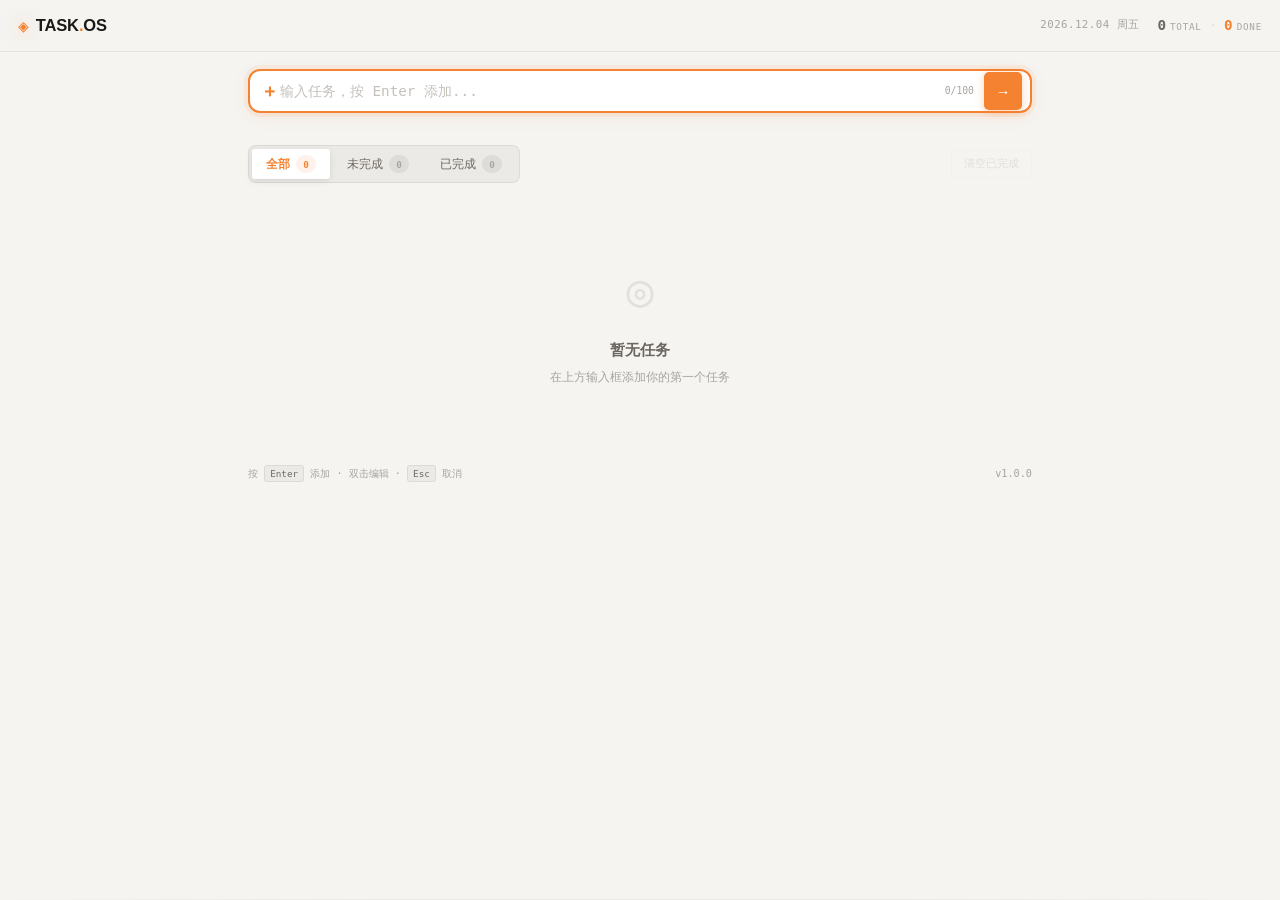
<file: TodoList任务管理系统/index.html>
<!DOCTYPE html>
<html lang="zh-CN">
<head>
  <meta charset="UTF-8" />
  <meta name="viewport" content="width=device-width, initial-scale=1.0" />
  <title>TASK.OS — 任务管理</title>
  <!-- <link rel="preconnect" href="https://fonts.googleapis.com" />
  <link rel="preconnect" href="https://fonts.gstatic.com" crossorigin />
  <link href="https://fonts.googleapis.com/css2?family=Geist+Mono:wght@300;400;500;600;700&family=Syne:wght@400;600;700;800&display=swap" rel="stylesheet" /> -->
  <link rel="stylesheet" href="style.css" />

</head>
<body>

  <!-- 背景装饰线 -->
  <div class="bg-deco"></div>

  <!-- 撒花容器 -->
  <div class="confetti-container" id="confettiContainer"></div>

  <!-- 顶栏 -->
  <header class="topbar">
    <div class="topbar-brand">
      <span class="brand-icon">◈</span>
      <span class="brand-title">TASK<span class="brand-dot">.</span>OS</span>
    </div>
    <div class="topbar-right">
      <span class="meta-date" id="currentDate"></span>
      <!-- 进度条 -->
      <div class="progress-wrap" id="progressWrap" style="display:none">
        <div class="progress-bar">
          <div class="progress-fill" id="progressFill" style="width:0%"></div>
        </div>
        <span class="progress-text" id="progressText"><span>0</span>%</span>
      </div>
      <div class="meta-stats">
        <span class="stat-item">
          <span class="stat-num" id="statTotal">0</span>
          <span class="stat-label">TOTAL</span>
        </span>
        <span class="stat-divider">·</span>
        <span class="stat-item">
          <span class="stat-num stat-num--done" id="statDone">0</span>
          <span class="stat-label">DONE</span>
        </span>
      </div>
    </div>
  </header>

  <!-- 主内容 -->
  <div class="app-container">

    <!-- 输入区 -->
    <div class="input-section">
      <div class="input-row">
        <div class="input-wrapper" id="inputWrapper">
          <span class="input-prefix">+</span>
          <input
            type="text"
            id="taskInput"
            class="task-input"
            placeholder="输入任务，按 Enter 添加..."
            maxlength="100"
            autocomplete="off"
          />
          <span class="input-counter" id="inputCounter">0/100</span>
          <button class="add-btn" id="addBtn" title="添加任务">
            <span class="add-btn-icon">→</span>
          </button>
        </div>
      </div>
      <div class="input-error" id="inputError"></div>
    </div>

    <!-- 筛选栏 -->
    <div class="filter-row">
      <div class="filter-tabs">
        <button class="filter-tab filter-tab--active" data-filter="all">
          <span class="tab-label">全部</span>
          <span class="tab-count" id="countAll">0</span>
        </button>
        <button class="filter-tab" data-filter="active">
          <span class="tab-label">未完成</span>
          <span class="tab-count" id="countActive">0</span>
        </button>
        <button class="filter-tab" data-filter="completed">
          <span class="tab-label">已完成</span>
          <span class="tab-count" id="countCompleted">0</span>
        </button>
      </div>
      <button class="clear-btn" id="clearCompletedBtn" title="清除已完成">
        <span>清空已完成</span>
      </button>
    </div>

    <!-- 任务列表 -->
    <ul class="task-list" id="taskList"></ul>

    <!-- 空状态 -->
    <div class="empty-state" id="emptyState">
      <div class="empty-icon">◎</div>
      <p class="empty-title">暂无任务</p>
      <p class="empty-sub">在上方输入框添加你的第一个任务</p>
    </div>

    <!-- 底部提示 -->
    <div class="footer-tip">
      <span>按 <kbd>Enter</kbd> 添加 · 双击编辑 · <kbd>Esc</kbd> 取消</span>
      <span>v1.0.0</span>
    </div>

  </div>

  <!-- Toast -->
  <div class="toast-container" id="toastContainer"></div>

  <script src="storage.js?v=2026040103"></script>
  <script src="task.js?v=2026040103"></script>
  <script src="ui.js?v=2026040103"></script>
  <script src="app.js?v=2026040103"></script>
</body>
</html>
</file>
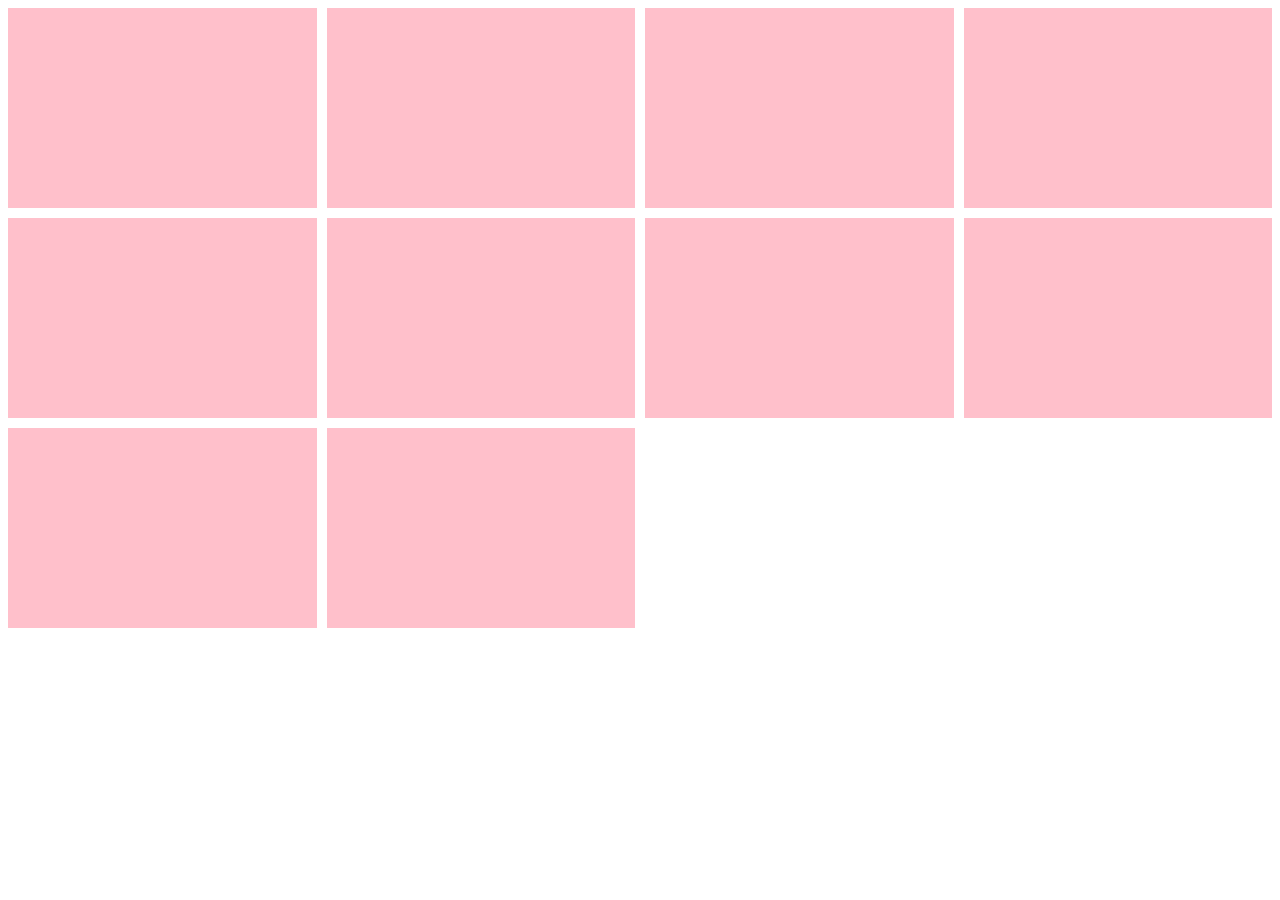
<file: 个人网页/test.html>
<!DOCTYPE html>
<html lang="en">
<head>
    <meta charset="UTF-8">
    <meta name="viewport" content="width=device-width, initial-scale=1.0">
    <title>Document</title>
    <style>
       div{
        display: grid;
        border: 1px;
        height: 200px;
        grid-template-columns: 1fr 1fr 1fr 1fr;
       
        gap: 10px;
       }
       div div{
        background-color: pink;
       }

    </style>
            
        
</head>
<body>
    <div>
        <div></div>
        <div></div>
        <div></div>
        <div></div>
        <div></div>
        <div></div>
        <div></div>
        <div></div>
        <div></div>
        <div></div>
    </div>
</body>
</html>
</file>
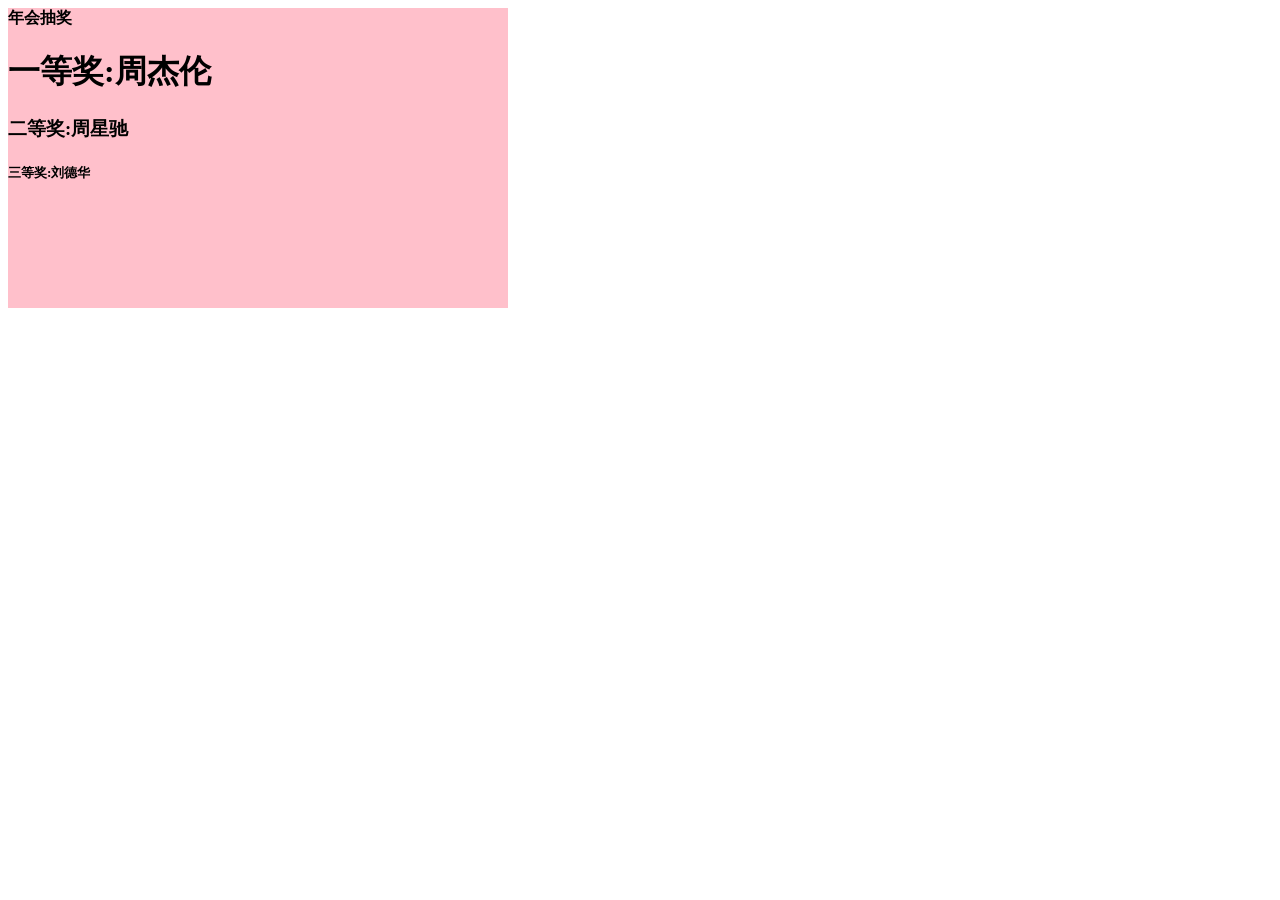
<file: 个人网页/案例.html>
<!DOCTYPE html>
<html lang="en">
<head>
    <meta charset="UTF-8">
    <meta name="viewport" content="width=device-width, initial-scale=1.0">
    <title>Document</title>
    <style>
        .box{
            display: block;  
            height: 300px;
            width: 1000px;
            background: pink;
            
           
        #nav{
        
          text-align: center;
        }
    </style>
</head>
<body>
        <div class="box">
            <strong  id = "nav">年会抽奖</strong>
            <h1>一等奖:<span id = "one">？？？</span></h1>
            <h3>二等奖:<span id = "two">？？？</span></h3>
            <h5>三等奖:<span id ="three">？？？</span></h5>
        </div>
     


         <script>
            const box = document.querySelector('.box')
            box.style.width = '500px'
            const personArr = ['周杰伦','刘德华','周星驰','张学友','pink']
            const random = Math.floor(Math.random() * personArr.length)
            const one = document.querySelector('#one')
            one.innerHTML = personArr[random]
            personArr.splice(random,1)


            const random2 = Math.floor(Math.random() * personArr.length)
            const two = document.querySelector('#two')
            two.innerHTML = personArr[random2]
            personArr.splice(random2,1)

            const random3 = Math.floor(Math.random() * personArr.length)
            const three = document.querySelector('#three')
            three.innerHTML = personArr[random3]
            personArr.splice(random,1)


        </script>
</body>

</html>
</file>
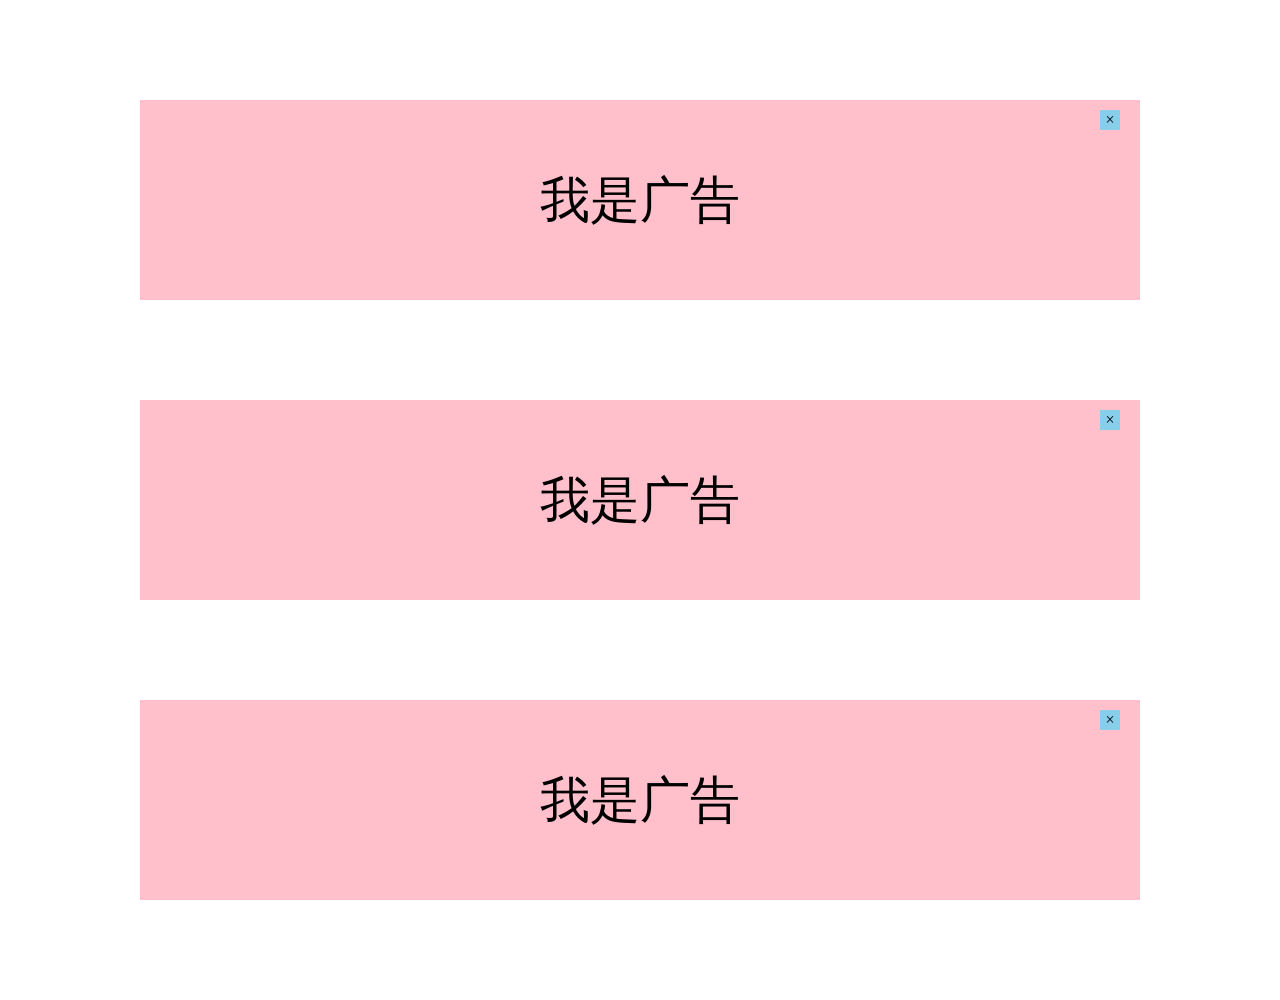
<file: 个人网页/案例1.html>
<!DOCTYPE html>
<html lang="en">
<head>
    <meta charset="UTF-8">
    <meta name="viewport" content="width=device-width, initial-scale=1.0">
    <title>Document</title>
    <style>
    .dad{
        position: relative;
        width: 1000px;
        height: 200px;
       background-color: pink;
       text-align: center;
       margin: 100px auto;
       font-size: 50px;
       line-height: 200px;
       font-weight: normal;
    }
    .baby{
        position:absolute;
        top: 10px;
        right: 20px;
        width: 20px;
        height: 20px;
        background-color: skyblue;
        text-align: center;
        line-height: 20px;
        font-size: 16px;
        /* cursor: pointer; */
    }
    </style>
</head>

<body>
   <div class="dad">
     我是广告
    <div class="baby">
       ×
    </div>
   </div>
     <div class="dad">
     我是广告
    <div class="baby">
       ×
    </div>
   </div>
     <div class="dad">
     我是广告
    <div class="baby">
       ×
    </div>
   </div>
    <script>
    const baby =document.querySelectorAll('.baby')
   
     for(let i = 0; i<baby.length; i++){
       baby[i].addEventListener('click',function(){
        this.parentNode.style.display = 'none'
         })
        }
                                      
    </script>
</body>
</html>
</file>
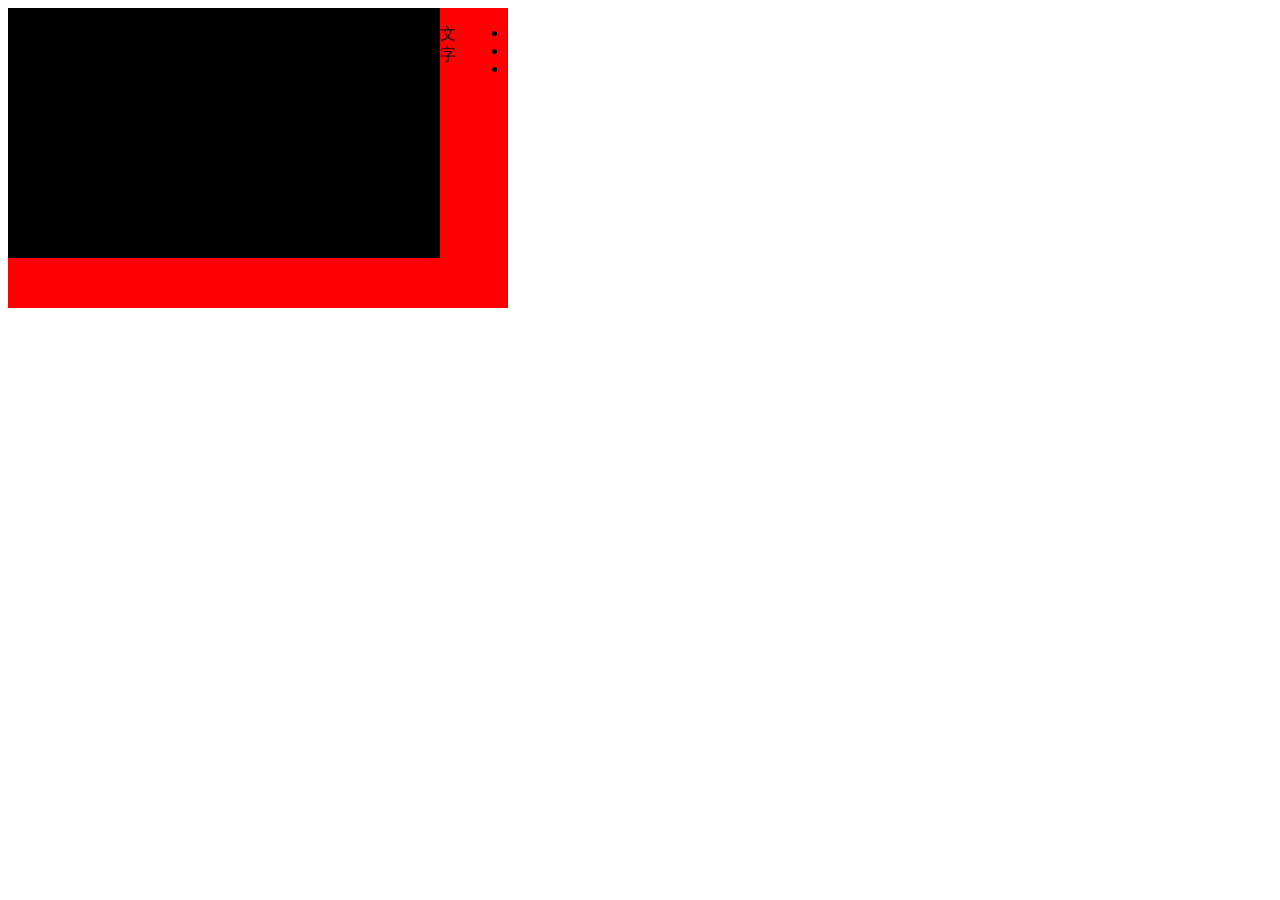
<file: 个人网页/随机轮播图.html>
<!DOCTYPE html>
<html lang="en">
<head>
    <meta charset="UTF-8">
    <meta name="viewport" content="width=device-width, initial-scale=1.0">
    <title>Document</title>
</head>
<style>
    .slider{
        display: flex;
        background-color: red;
        height: 300px;
        width: 500px;


    }
    .slider-wrapper{
        display: block;
        background-color: black;
        height: 250px;
        width: 500px;
    }
    .slider-footder{
        display: block;
    }
</style>
<body>
    <div class="slider">
        <div class="slider-wrapper">

        </div>
        <div class="slider-footer">
            <p>文字</p>
        </div>
        <ul class="slider-indicator">
            <li></li>
            <li></li>
            <li></li>
        </ul>

    </div>
    <script>

    </script>
</body>
</html>
</file>
<file: TodoList任务管理系统/style.css>
/* ============================================================
   TASK.OS — 高感官精细风格
   ============================================================ */

:root {
  --bg-primary: #f5f4f1;
  --bg-secondary: #eceae6;
  --bg-card: #ffffff;
  --bg-card-hover: #fefefe;
  --bg-input: #edecea;
  --bg-glass: rgba(255,255,255,0.92);
  --border-subtle: rgba(0,0,0,0.07);
  --border-default: rgba(0,0,0,0.12);
  --border-accent: rgba(245,130,48,0.5);
  --border-error: rgba(220,60,60,0.5);
  --accent: #f58230;
  --accent-dim: rgba(245,130,48,0.1);
  --accent-glow: rgba(245,130,48,0.08);
  --text-primary: #1c1a17;
  --text-secondary: #6b6760;
  --text-tertiary: #a8a49e;
  --text-placeholder: #c4c0ba;
  --text-done: #b8b4ae;
  --done: #f58230;
  --error: #dc3c3c;
  --warn: #d97706;
  --success: #22c55e;
  --shadow-card: 0 1px 3px rgba(0,0,0,0.06),0 2px 8px rgba(0,0,0,0.04);
  --shadow-glow: 0 0 20px rgba(245,130,48,0.1);
  --shadow-input: 0 1px 2px rgba(0,0,0,0.04);
  --radius-xs: 3px;
  --radius-sm: 5px;
  --radius-md: 8px;
  --radius-lg: 12px;
  --space-xs: 3px;
  --space-sm: 6px;
  --space-md: 10px;
  --space-lg: 14px;
  --space-xl: 18px;
  --space-2xl: 20px;
  --font-mono: 'Geist Mono','Fira Code','Cascadia Code',monospace;
  --font-display: 'Syne','Geist',sans-serif;
  --ease-out-expo: cubic-bezier(0.16,1,0.3,1);
  --ease-spring: cubic-bezier(0.34,1.56,0.64,1);
  --ease-smooth: cubic-bezier(0.4,0,0.2,1);
  --dur-fast: 120ms;
  --dur-normal: 240ms;
  --dur-slow: 380ms;
}

*,*::before,*::after { box-sizing: border-box; margin: 0; padding: 0; }
html { font-size: 15px; -webkit-font-smoothing: antialiased; scroll-behavior: smooth; }
body { font-family: var(--font-mono); background: var(--bg-primary); color: var(--text-primary); min-height: 100vh; line-height: 1.5; overflow-x: hidden; }

::-webkit-scrollbar { width: 4px; }
::-webkit-scrollbar-track { background: transparent; }
::-webkit-scrollbar-thumb { background: rgba(0,0,0,0.1); border-radius: 4px; }
::-webkit-scrollbar-thumb:hover { background: rgba(0,0,0,0.18); }
::selection { background: rgba(245,130,48,0.15); color: var(--accent); }

/* ============================================================
   顶栏
   ============================================================ */
.topbar {
  position: sticky;
  top: 0;
  z-index: 100;
  background: rgba(245,244,241,0.92);
  backdrop-filter: blur(20px);
  -webkit-backdrop-filter: blur(20px);
  border-bottom: 1px solid var(--border-subtle);
  padding: 0 var(--space-xl);
  height: 52px;
  display: flex;
  align-items: center;
  justify-content: space-between;
  animation: topbarSlide .5s var(--ease-out-expo) both;
}

@keyframes topbarSlide {
  from { opacity: 0; transform: translateY(-10px); }
  to { opacity: 1; transform: translateY(0); }
}

.topbar-brand { display: flex; align-items: center; gap: 7px; }

.brand-icon {
  font-size: 1.2rem;
  color: var(--accent);
  text-shadow: 0 0 16px rgba(245,130,48,0.5);
  animation: brandPulse 3s ease-in-out infinite;
}

@keyframes brandPulse {
  0%,100% { opacity: 1; transform: scale(1); }
  50% { opacity: 0.7; transform: scale(1.1); }
}

.brand-title {
  font-family: var(--font-display);
  font-size: 1.1rem;
  font-weight: 800;
  letter-spacing: -0.01em;
  color: var(--text-primary);
}
.brand-dot { color: var(--accent); }

.topbar-right { display: flex; align-items: center; gap: var(--space-xl); }
.meta-date { font-size: 0.72rem; color: var(--text-tertiary); letter-spacing: 0.04em; }

/* 进度条 */
.progress-wrap { display: flex; align-items: center; gap: 10px; }

.progress-bar {
  width: 120px;
  height: 4px;
  background: var(--border-subtle);
  border-radius: 4px;
  overflow: hidden;
  position: relative;
}

.progress-fill {
  height: 100%;
  background: linear-gradient(90deg, var(--accent), #f5a030);
  border-radius: 4px;
  transition: width .5s var(--ease-out-expo);
  position: relative;
}

.progress-fill::after {
  content: '';
  position: absolute;
  right: 0;
  top: 0;
  bottom: 0;
  width: 20px;
  background: linear-gradient(90deg, transparent, rgba(255,255,255,0.6));
  animation: shimmer 1.5s ease-in-out infinite;
}

@keyframes shimmer {
  0%,100% { opacity: 0; }
  50% { opacity: 1; }
}

.progress-text { font-size: 0.7rem; color: var(--text-tertiary); white-space: nowrap; }
.progress-text span { color: var(--accent); font-weight: 600; }

/* 统计 */
.meta-stats { display: flex; align-items: center; gap: 8px; font-size: 0.7rem; }
.stat-item { display: flex; align-items: baseline; gap: 4px; }
.stat-num { font-size: 0.95rem; font-weight: 700; color: var(--text-secondary); }
.stat-num--done { color: var(--accent); }
.stat-label { font-size: 0.62rem; color: var(--text-tertiary); letter-spacing: 0.08em; }
.stat-divider { color: var(--border-default); }

/* ============================================================
   主容器
   ============================================================ */
.app-container { max-width: 820px; margin: 0 auto; padding: var(--space-xl) var(--space-xl); }

/* ============================================================
   输入区
   ============================================================ */
.input-section { margin-bottom: var(--space-md); animation: fadeUp .5s var(--ease-out-expo) .05s both; }

.input-row { display: flex; gap: var(--space-sm); align-items: center; }

.input-wrapper {
  flex: 1;
  display: flex;
  align-items: center;
  gap: var(--space-sm);
  background: var(--bg-card);
  border: 2px solid var(--border-default);
  border-radius: var(--radius-lg);
  padding: 0 8px 0 14px;
  box-shadow: var(--shadow-input);
  transition:
    border-color var(--dur-normal),
    box-shadow var(--dur-normal),
    transform var(--dur-fast);
}

.input-wrapper:focus-within {
  border-color: var(--accent);
  box-shadow: 0 0 0 4px rgba(245,130,48,0.08), 0 4px 16px rgba(245,130,48,0.1);
  transform: translateY(-1px);
}

.input-wrapper.has-error {
  border-color: var(--error);
  animation: inputShake .45s var(--ease-out-expo);
}

@keyframes inputShake {
  0%,100% { transform: translateX(0); }
  15% { transform: translateX(-7px) rotate(-0.5deg); }
  30% { transform: translateX(6px) rotate(0.5deg); }
  45% { transform: translateX(-5px) rotate(-0.3deg); }
  60% { transform: translateX(4px); }
  75% { transform: translateX(-2px); }
}

.input-prefix {
  font-size: 1.1rem;
  color: var(--accent);
  font-weight: 700;
  flex-shrink: 0;
  user-select: none;
  transition: transform var(--dur-fast) var(--ease-spring);
}

.input-wrapper:focus-within .input-prefix { transform: rotate(90deg) scale(1.1); }

.task-input {
  flex: 1;
  background: transparent;
  border: none;
  outline: none;
  font-family: var(--font-mono);
  font-size: 0.95rem;
  color: var(--text-primary);
  padding: 12px 0;
  caret-color: var(--accent);
}
.task-input::placeholder { color: var(--text-placeholder); }

.input-counter {
  font-size: 0.65rem;
  color: var(--text-tertiary);
  flex-shrink: 0;
  padding-right: 4px;
  transition: color var(--dur-fast);
}
.input-counter.near-limit { color: var(--warn); font-weight: 600; }

.add-btn {
  display: flex;
  align-items: center;
  justify-content: center;
  width: 38px;
  height: 38px;
  background: var(--accent);
  border: none;
  border-radius: var(--radius-sm);
  color: #fff;
  cursor: pointer;
  flex-shrink: 0;
  transition:
    background var(--dur-fast),
    transform var(--dur-fast) var(--ease-spring),
    box-shadow var(--dur-fast),
    filter var(--dur-fast);
  box-shadow: 0 2px 8px rgba(245,130,48,0.35);
  position: relative;
  overflow: hidden;
}

.add-btn::before {
  content: '';
  position: absolute;
  inset: 0;
  background: rgba(255,255,255,0.15);
  transform: scale(0);
  border-radius: 50%;
  transition: transform .4s var(--ease-out-expo);
}

.add-btn:hover {
  background: #e8772a;
  box-shadow: 0 4px 16px rgba(245,130,48,0.45);
  transform: translateY(-2px) scale(1.02);
  filter: brightness(1.05);
}

.add-btn:hover::before { transform: scale(2); }

.add-btn:active {
  transform: scale(0.9) translateY(0);
  box-shadow: 0 1px 4px rgba(245,130,48,0.3);
}

.add-btn-icon { font-size: 1rem; transition: transform var(--dur-fast) var(--ease-spring); }
.add-btn:hover .add-btn-icon { transform: translateX(3px) rotate(5deg); }

.input-error {
  margin-top: 5px;
  padding-left: 14px;
  font-size: 0.73rem;
  color: var(--error);
  min-height: 16px;
  animation: errSlide .3s var(--ease-out-expo);
}

@keyframes errSlide {
  from { opacity: 0; transform: translateX(-6px); }
  to { opacity: 1; transform: translateX(0); }
}

/* ============================================================
   筛选栏
   ============================================================ */
.filter-row {
  display: flex;
  align-items: center;
  justify-content: space-between;
  margin-bottom: var(--space-lg);
  animation: fadeUp .5s var(--ease-out-expo) .1s both;
}

.filter-tabs {
  display: flex;
  gap: 3px;
  background: var(--bg-secondary);
  border: 1px solid var(--border-subtle);
  border-radius: var(--radius-md);
  padding: 3px;
}

.filter-tab {
  display: flex;
  align-items: center;
  gap: 6px;
  padding: 6px 14px;
  background: transparent;
  border: none;
  border-radius: var(--radius-xs);
  font-family: var(--font-mono);
  font-size: 0.78rem;
  color: var(--text-secondary);
  cursor: pointer;
  transition:
    background var(--dur-fast),
    color var(--dur-fast),
    transform var(--dur-fast) var(--ease-spring);
  position: relative;
}

.filter-tab:hover { color: var(--text-primary); background: rgba(255,255,255,0.7); }

.filter-tab--active {
  background: var(--bg-card) !important;
  color: var(--accent) !important;
  box-shadow: 0 2px 8px rgba(0,0,0,0.08), 0 1px 3px rgba(0,0,0,0.04);
  font-weight: 600;
}

.filter-tab:active { transform: scale(0.95); }

.tab-count {
  display: inline-flex;
  align-items: center;
  justify-content: center;
  min-width: 20px;
  height: 18px;
  padding: 0 5px;
  background: rgba(0,0,0,0.06);
  border-radius: 10px;
  font-size: 0.62rem;
  font-weight: 600;
  color: var(--text-tertiary);
  transition: background var(--dur-fast), color var(--dur-fast), transform var(--dur-fast);
}

.filter-tab--active .tab-count {
  background: var(--accent-dim);
  color: var(--accent);
}

.filter-tab--active .tab-count { animation: countPop .35s var(--ease-spring); }

@keyframes countPop {
  0% { transform: scale(1); }
  50% { transform: scale(1.3); }
  100% { transform: scale(1); }
}

.clear-btn {
  display: flex;
  align-items: center;
  gap: 5px;
  padding: 6px 12px;
  background: transparent;
  border: 1px solid var(--border-subtle);
  border-radius: var(--radius-sm);
  font-family: var(--font-mono);
  font-size: 0.72rem;
  color: var(--text-tertiary);
  cursor: pointer;
  transition: all var(--dur-fast);
}
.clear-btn:hover {
  color: var(--error);
  border-color: rgba(220,60,60,0.3);
  background: rgba(220,60,60,0.04);
  transform: translateY(-1px);
}
.clear-btn:active { transform: scale(0.95); }
.clear-btn:disabled { opacity: 0.25; cursor: not-allowed; transform: none; }

/* ============================================================
   任务列表
   ============================================================ */
.task-list {
  list-style: none;
  display: flex;
  flex-direction: column;
  gap: var(--space-xs);
  animation: fadeUp .5s var(--ease-out-expo) .18s both;
}

.task-item {
  display: flex;
  align-items: center;
  gap: var(--space-md);
  padding: 11px 16px;
  background: var(--bg-card);
  border: 1.5px solid var(--border-subtle);
  border-radius: var(--radius-md);
  box-shadow: var(--shadow-card);
  cursor: default;
  transition:
    border-color var(--dur-fast),
    background var(--dur-fast),
    box-shadow var(--dur-fast),
    transform var(--dur-fast),
    opacity var(--dur-fast);
  animation: taskEnter .4s var(--ease-spring) both;
  position: relative;
  overflow: hidden;
  user-select: none;
}

.task-item::before {
  content: '';
  position: absolute;
  left: 0; top: 0; bottom: 0;
  width: 3px;
  background: var(--accent);
  opacity: 0;
  transition: opacity var(--dur-normal);
  border-radius: 0 2px 2px 0;
}

.task-item:hover {
  background: var(--bg-card-hover);
  border-color: var(--border-default);
  box-shadow: 0 3px 12px rgba(0,0,0,0.08);
  transform: translateX(3px);
}

.task-item:hover::before { opacity: 0.7; }

.task-item.is-done {
  opacity: 0.48;
  background: #fafaf8;
}

.task-item.is-done::before { opacity: 0.15; background: var(--text-tertiary); }
.task-item.is-done .task-text { text-decoration: line-through; color: var(--text-done); }

/* 入场动画 */
@keyframes taskEnter {
  from { opacity: 0; transform: translateX(-20px) scale(0.97); }
  60% { opacity: 1; transform: translateX(4px) scale(1.01); }
  80% { transform: translateX(-2px) scale(0.99); }
  to { opacity: 1; transform: translateX(0) scale(1); }
}

/* 新增入场动画 */
.task-just-added {
  animation: taskEnter .5s cubic-bezier(0.34,1.56,0.64,1) both !important;
  border-color: rgba(245,130,48,0.3) !important;
  box-shadow: 0 0 0 3px rgba(245,130,48,0.1), 0 3px 12px rgba(0,0,0,0.08) !important;
}

/* 任务消失动画 */
.task-just-added.is-removing {
  animation: taskFlyOut .45s cubic-bezier(0.16,1,0.3,1) forwards !important;
}

@keyframes taskFlyOut {
  0%   { opacity: 1; transform: translateX(0) scale(1); max-height: 80px; margin-bottom: 0; padding: 11px 16px; }
  50%  { opacity: 0.4; transform: translateX(20px) scale(0.98); }
  100% { opacity: 0; transform: translateX(50px) scale(0.92); max-height: 0; margin-bottom: -3px; padding: 0 16px; border-width: 0; }
}

/* 删除动画 */
.task-item.is-removing {
  animation: taskRemove .45s var(--ease-out-expo) forwards;
  pointer-events: none;
}
@keyframes taskRemove {
  0% { opacity: 1; transform: translateX(0) scale(1); max-height: 80px; margin-bottom: 0; }
  40% { opacity: 0.5; transform: translateX(30px) scale(0.98); }
  100% { opacity: 0; transform: translateX(50px) scale(0.94); max-height: 0; margin-bottom: -8px; padding: 0; border-width: 0; }
}

/* 完成动画 */
.task-item.just-done {
  animation: taskDone .5s var(--ease-out-expo);
}
@keyframes taskDone {
  0% { transform: scale(1); }
  25% { transform: scale(1.015); background: rgba(245,130,48,0.04); }
  50% { transform: scale(0.995); }
  100% { transform: scale(1); }
}

/* 复选框 */
.task-check {
  position: relative;
  width: 22px;
  height: 22px;
  flex-shrink: 0;
  cursor: pointer;
}

.task-check input[type="checkbox"] {
  position: absolute;
  opacity: 0;
  width: 100%; height: 100%;
  cursor: pointer;
  z-index: 2;
}

.task-check-visual {
  position: absolute;
  inset: 0;
  border: 2px solid var(--border-default);
  border-radius: 50%;
  background: #fff;
  transition:
    border-color .2s,
    background .2s,
    box-shadow .2s,
    transform .3s var(--ease-spring);
  display: flex;
  align-items: center;
  justify-content: center;
}

.task-check-visual::after {
  content: '✓';
  font-size: 0.6rem;
  font-weight: 700;
  color: #fff;
  opacity: 0;
  transform: scale(0) rotate(-45deg);
  transition: opacity .2s, transform .3s var(--ease-spring);
  line-height: 1;
}

.task-check input[type="checkbox"]:checked + .task-check-visual {
  border-color: var(--accent);
  background: var(--accent);
  box-shadow: 0 0 0 3px rgba(245,130,48,0.15), 0 0 12px rgba(245,130,48,0.2);
  transform: scale(1.05);
}

.task-check input[type="checkbox"]:checked + .task-check-visual::after {
  opacity: 1;
  transform: scale(1) rotate(0deg);
}

.task-check:hover .task-check-visual {
  border-color: var(--accent);
  box-shadow: 0 0 0 3px rgba(245,130,48,0.1);
  transform: scale(1.05);
}

.task-check:active .task-check-visual { transform: scale(0.88); }

/* 任务内容 */
.task-body { flex: 1; min-width: 0; }

.task-text {
  font-size: 0.95rem;
  color: var(--text-primary);
  word-break: break-word;
  line-height: 1.5;
  transition: color var(--dur-normal);
}

/* 打字机光标效果 */
.task-text.editing::after {
  content: '|';
  color: var(--accent);
  animation: cursorBlink .7s step-end infinite;
  font-weight: 300;
}
@keyframes cursorBlink {
  0%,100% { opacity: 1; }
  50% { opacity: 0; }
}

.task-edit-input {
  display: none;
  width: 100%;
  background: transparent;
  border: none;
  outline: none;
  font-family: var(--font-mono);
  font-size: 0.95rem;
  color: var(--text-primary);
  caret-color: var(--accent);
  padding: 0;
}

.task-item.is-editing { border-color: var(--border-accent); box-shadow: var(--shadow-glow); }
.task-item.is-editing .task-text { display: none; }
.task-item.is-editing .task-edit-input { display: block; }

/* 右侧 */
.task-right { display: flex; align-items: center; gap: var(--space-sm); flex-shrink: 0; }

.task-time {
  font-size: 0.62rem;
  color: var(--text-tertiary);
  white-space: nowrap;
}

.task-actions {
  display: flex;
  align-items: center;
  gap: 2px;
  opacity: 0;
  transition: opacity var(--dur-fast);
}

.task-item:hover .task-actions { opacity: 1; }

.action-btn {
  display: flex;
  align-items: center;
  justify-content: center;
  width: 28px;
  height: 28px;
  background: transparent;
  border: 1px solid transparent;
  border-radius: var(--radius-xs);
  color: var(--text-tertiary);
  cursor: pointer;
  font-size: 0.82rem;
  transition: all var(--dur-fast);
}

.action-btn:hover { background: rgba(0,0,0,0.04); color: var(--text-primary); border-color: var(--border-subtle); transform: scale(1.1); }
.action-btn:active { transform: scale(0.85); }
.action-btn--edit:hover { color: #3b82f6; border-color: rgba(59,130,246,0.25); background: rgba(59,130,246,0.06); }
.action-btn--delete:hover { color: var(--error); border-color: rgba(220,60,60,0.25); background: rgba(220,60,60,0.06); }

/* ============================================================
   空状态
   ============================================================ */
.empty-state {
  display: none;
  flex-direction: column;
  align-items: center;
  justify-content: center;
  padding: 60px 0;
  gap: 8px;
  text-align: center;
  animation: emptyIn .6s var(--ease-out-expo);
}

.empty-state.is-visible { display: flex; }

.empty-icon {
  font-size: 3rem;
  color: var(--text-tertiary);
  opacity: 0.25;
  margin-bottom: 6px;
  animation: emptyFloat 3s ease-in-out infinite;
}

@keyframes emptyFloat {
  0%,100% { transform: translateY(0) rotate(0deg); }
  50% { transform: translateY(-8px) rotate(5deg); }
}

.empty-title { font-family: var(--font-display); font-size: 1rem; font-weight: 700; color: var(--text-secondary); }
.empty-sub { font-size: 0.78rem; color: var(--text-tertiary); }

/* ============================================================
   撒花粒子效果
   ============================================================ */
.confetti-container {
  position: fixed;
  top: 0; left: 0;
  width: 100%; height: 0;
  pointer-events: none;
  z-index: 999;
  overflow: visible;
}

.confetti-piece {
  position: absolute;
  width: 8px;
  height: 8px;
  border-radius: 2px;
  animation: confettiFall 1.2s var(--ease-out-expo) forwards;
}

@keyframes confettiFall {
  0% { transform: translateY(0) rotate(0deg) scale(1); opacity: 1; }
  80% { opacity: 1; }
  100% { transform: translateY(300px) rotate(720deg) scale(0.3); opacity: 0; }
}

/* ============================================================
   底部
   ============================================================ */
.footer-tip {
  display: flex;
  align-items: center;
  justify-content: space-between;
  padding: var(--space-xl) 0 var(--space-md);
  font-size: 0.68rem;
  color: var(--text-tertiary);
  animation: fadeUp .5s var(--ease-out-expo) .25s both;
}

.footer-tip kbd {
  display: inline-block;
  padding: 1px 5px;
  background: rgba(0,0,0,0.04);
  border: 1px solid var(--border-subtle);
  border-radius: 3px;
  font-family: var(--font-mono);
  font-size: 0.62rem;
  color: var(--text-secondary);
}

@keyframes fadeUp {
  from { opacity: 0; transform: translateY(10px); }
  to { opacity: 1; transform: translateY(0); }
}

/* ============================================================
   TOAST
   ============================================================ */
.toast-container {
  position: fixed;
  bottom: 28px;
  left: 50%;
  transform: translateX(-50%);
  z-index: 1000;
  display: flex;
  flex-direction: column;
  align-items: center;
  gap: 8px;
  pointer-events: none;
}

.toast {
  display: flex;
  align-items: center;
  gap: 8px;
  padding: 9px 16px;
  background: var(--bg-glass);
  border: 1px solid var(--border-default);
  border-radius: 24px;
  backdrop-filter: blur(20px);
  -webkit-backdrop-filter: blur(20px);
  font-size: 0.82rem;
  color: var(--text-primary);
  pointer-events: auto;
  animation: toastEnter .4s var(--ease-spring);
  box-shadow: 0 4px 20px rgba(0,0,0,0.1);
  white-space: nowrap;
}

.toast.is-leaving { animation: toastLeave .35s var(--ease-out-expo) forwards; }

.toast--success { border-color: rgba(34,197,94,0.3); }
.toast--success .toast-icon { color: var(--success); }
.toast--error { border-color: rgba(220,60,60,0.3); }
.toast--error .toast-icon { color: var(--error); }
.toast--warn { border-color: rgba(245,130,48,0.3); }
.toast--warn .toast-icon { color: var(--accent); }
.toast--info .toast-icon { color: #3b82f6; }

.toast-icon { font-size: 0.95rem; flex-shrink: 0; animation: iconPop .4s var(--ease-spring) .1s both; }
@keyframes iconPop { from { transform: scale(0); } to { transform: scale(1); } }
.toast-message { line-height: 1; }

@keyframes toastEnter {
  from { opacity: 0; transform: translateY(20px) scale(0.85); }
  to { opacity: 1; transform: translateY(0) scale(1); }
}

@keyframes toastLeave {
  to { opacity: 0; transform: translateY(-12px) scale(0.9); }
}

/* ============================================================
   背景装饰（微透明线条）
   ============================================================ */
.bg-deco {
  position: fixed;
  inset: 0;
  pointer-events: none;
  z-index: 0;
  overflow: hidden;
}

.bg-deco::before {
  content: '';
  position: absolute;
  top: 0; left: 0; right: 0;
  height: 1px;
  background: linear-gradient(90deg, transparent 0%, rgba(245,130,48,0.08) 30%, rgba(245,130,48,0.08) 70%, transparent 100%);
}

.bg-deco::after {
  content: '';
  position: absolute;
  bottom: 0; left: 0; right: 0;
  height: 1px;
  background: linear-gradient(90deg, transparent 0%, rgba(0,0,0,0.05) 30%, rgba(0,0,0,0.05) 70%, transparent 100%);
}

/* ============================================================
   响应式
   ============================================================ */
@media (max-width: 640px) {
  .app-container { padding: var(--space-md); }
  .topbar { padding: 0 var(--space-md); }
  .meta-date { display: none; }
  .progress-bar { width: 80px; }
  .task-actions { opacity: 1; }
  .footer-tip { flex-direction: column; gap: 6px; text-align: center; }
  .toast-container { bottom: 16px; width: calc(100% - 24px); }
  .toast { width: 100%; justify-content: center; }
}
</file>
